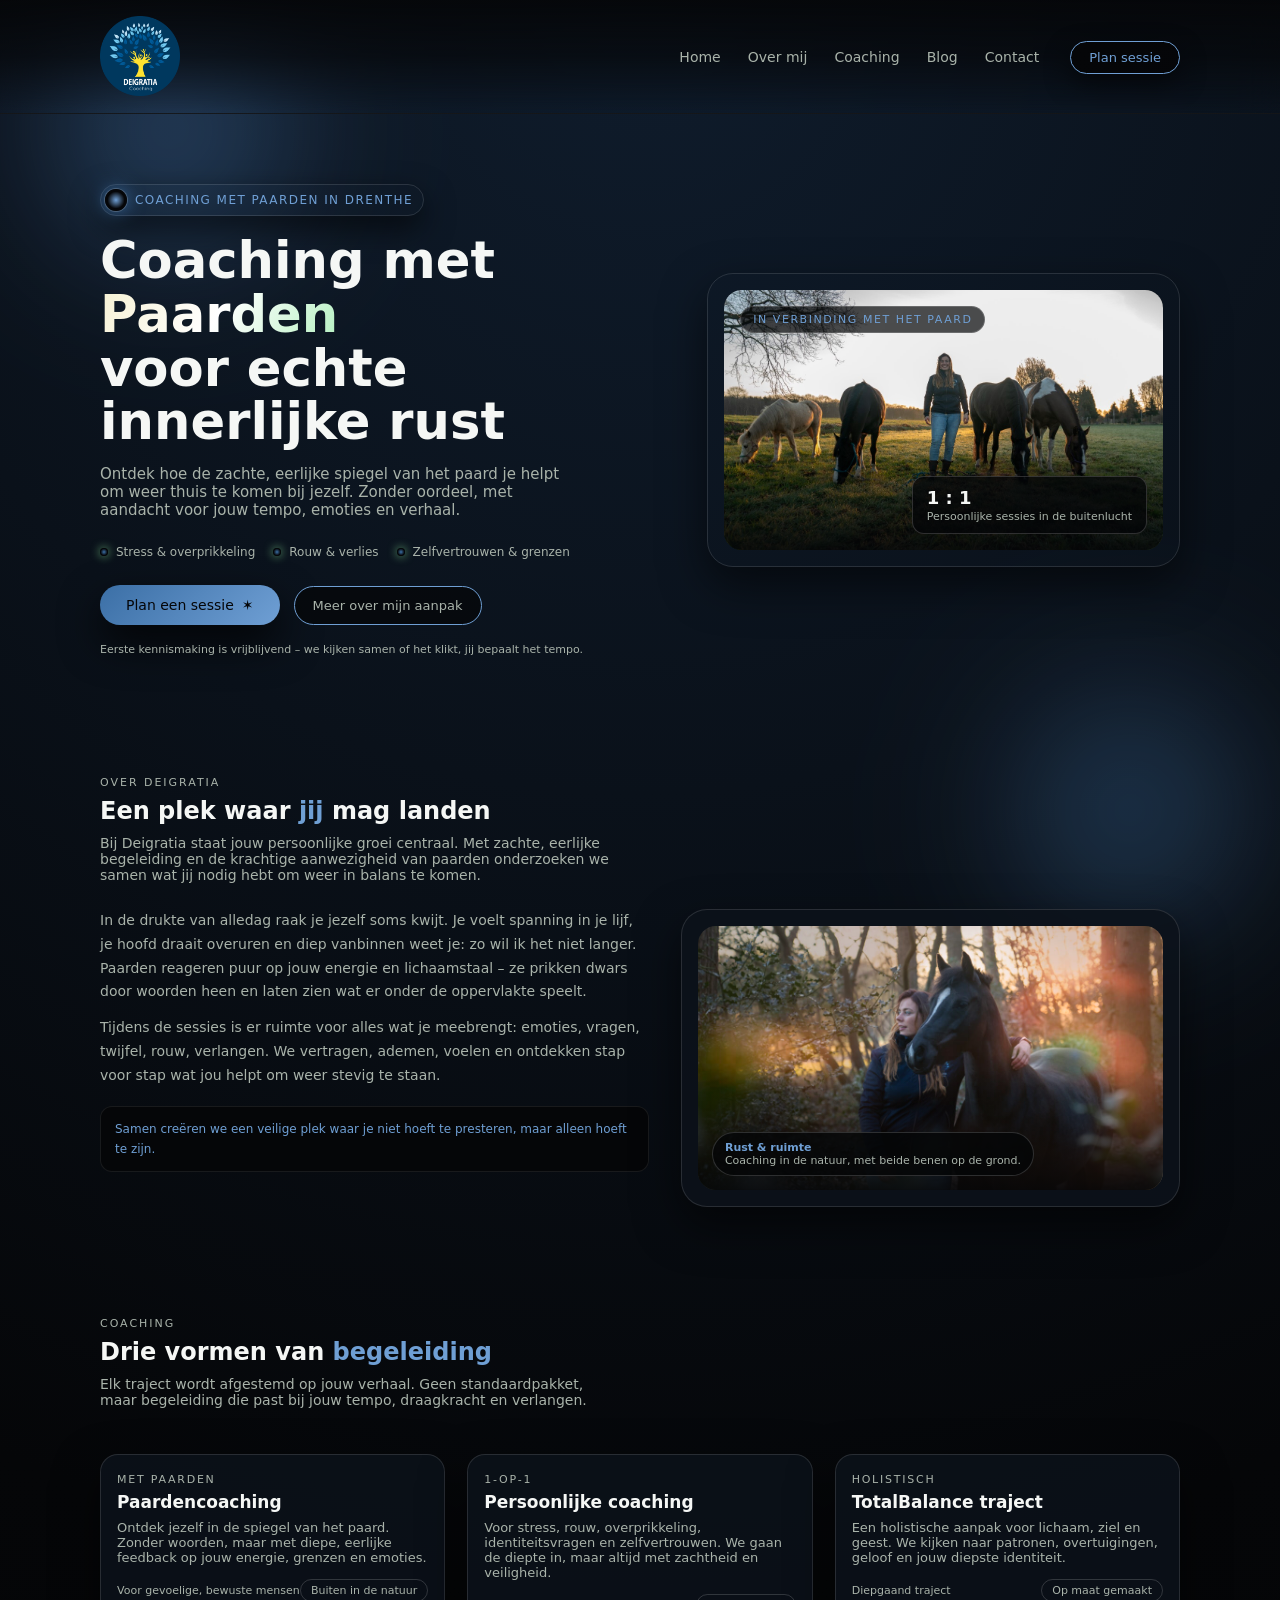
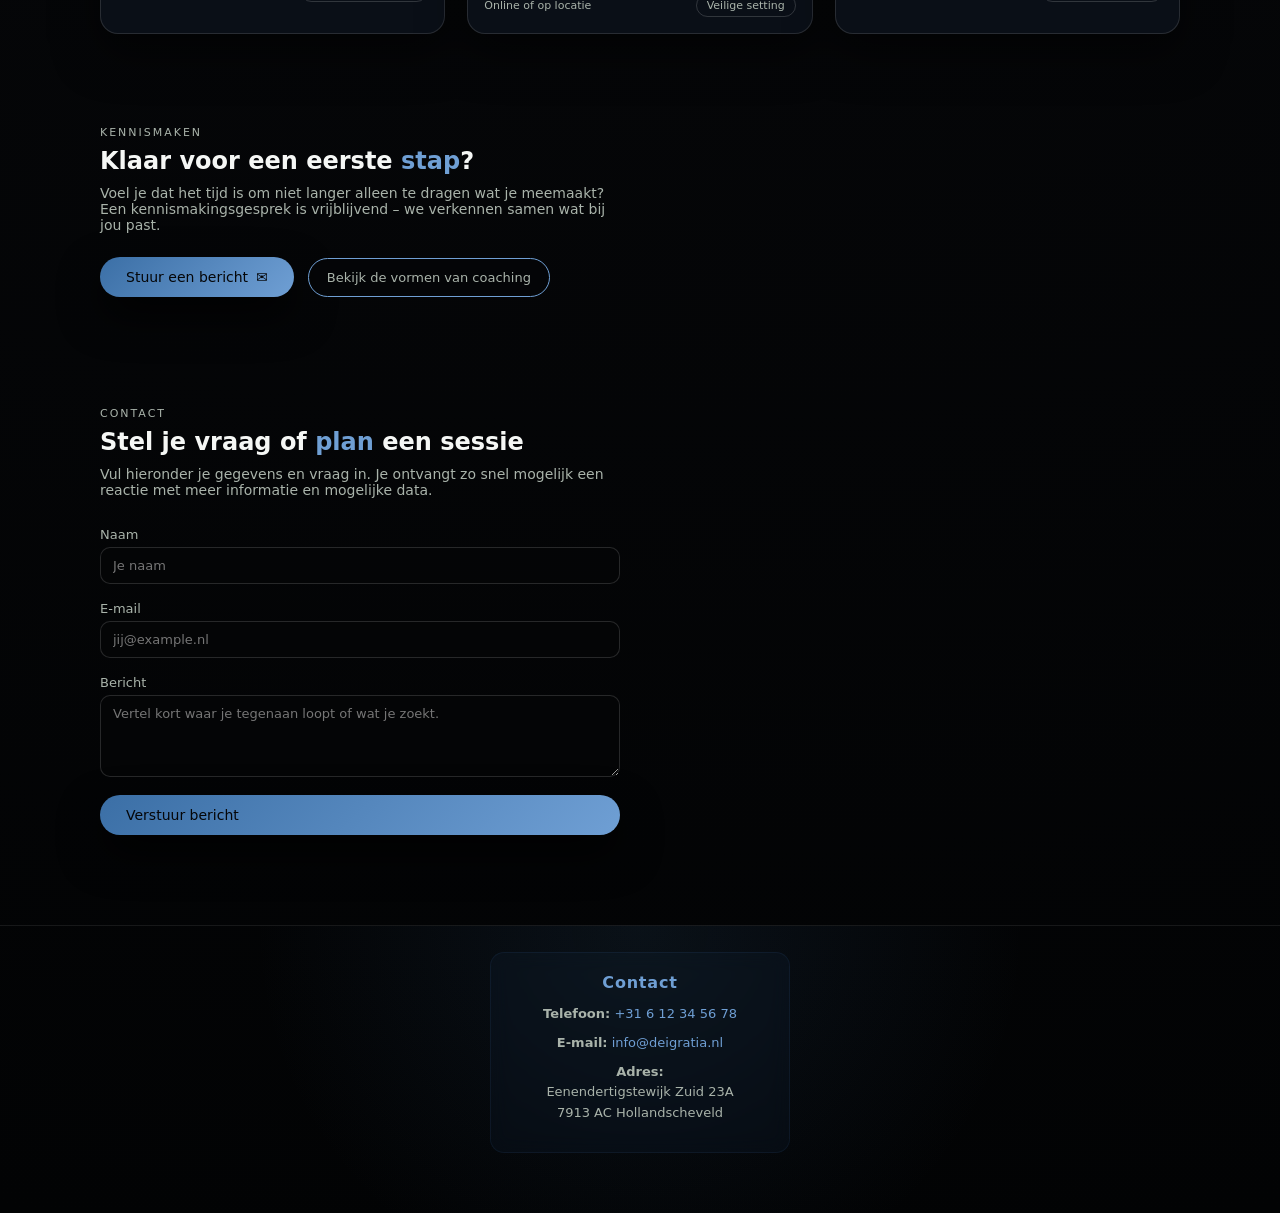
<file: Deigratia-coaching/index.html>
<!DOCTYPE html>
<html lang="nl">

<head>
    <meta charset="UTF-8">
    <meta name="viewport" content="width=device-width, initial-scale=1.0">
    <title>Deigratia Coaching – Paardencoaching</title>
    <link rel="stylesheet" href="style.css">
</head>

<body>

    <div class="bg-orb orb-1"></div>
    <div class="bg-orb orb-2"></div>

    <header>
        <div class="nav-inner">
            <div class="logo">
                <div class="logo-mark"><span><img src="img/Logo_Dei_Gratia_coaching_blauw-1-300x300.png" alt=""></span>
                </div>
            </div>

            <div class="hamburger" id="hamburger">
                <span></span>
                <span></span>
                <span></span>
            </div>

            <nav id="mobileNav">
                <a href="#home">Home</a>
                <a href="#over">Over mij</a>
                <a href="#coaching">Coaching</a>
                <a href="#blog">Blog</a>
                <a href="#contact">Contact</a>
                <a href="#sessie" class="nav-cta">Plan sessie</a>
            </nav>

        </div>
    </header>


    <main>

        <!-- Hero -->
        <section id="home" class="hero">
            <div class="hero-copy reveal">
                <div class="hero-badge">
                    <div class="hero-badge-dot"></div>
                    <span>Coaching met paarden in Drenthe</span>
                </div>

                <h1>
                    Coaching met <span>Paarden</span><br>
                    voor echte innerlijke rust
                </h1>

                <p class="hero-sub">
                    Ontdek hoe de zachte, eerlijke spiegel van het paard je helpt om weer thuis te komen bij jezelf.
                    Zonder oordeel, met aandacht voor jouw tempo, emoties en verhaal.
                </p>

                <div class="hero-meta">
                    <div class="hero-meta-item">
                        <div class="hero-meta-dot"></div>
                        <span>Stress & overprikkeling</span>
                    </div>
                    <div class="hero-meta-item">
                        <div class="hero-meta-dot"></div>
                        <span>Rouw & verlies</span>
                    </div>
                    <div class="hero-meta-item">
                        <div class="hero-meta-dot"></div>
                        <span>Zelfvertrouwen & grenzen</span>
                    </div>
                </div>

                <div class="hero-actions">
                    <button class="btn-primary" onclick="scrollToSection('sessie')">
                        Plan een sessie
                        <span>✶</span>
                    </button>
                    <button class="btn-ghost" onclick="scrollToSection('over')">
                        Meer over mijn aanpak
                    </button>
                </div>

                <p class="hero-note">
                    Eerste kennismaking is vrijblijvend – we kijken samen of het klikt, jij bepaalt het tempo.
                </p>
            </div>

            <div class="hero-visual reveal">
                <div class="hero-card">
                    <div class="hero-horse">
                        <img src="img/thumbnail_1.jpg" alt="Paardencoaching in de natuur">
                        <div class="hero-horse-gradient"></div>
                        <div class="hero-tag">In verbinding met het paard</div>
                        <div class="hero-stat">
                            <span>1 : 1</span>
                            <span>Persoonlijke sessies in de buitenlucht</span>
                        </div>
                    </div>
                </div>
            </div>
        </section>

        <!-- Over mij -->
        <section id="over" class="reveal">
            <div class="section-label">Over Deigratia</div>
            <h2 class="section-title">Een plek waar <span>jij</span> mag landen</h2>
            <p class="section-sub">
                Bij Deigratia staat jouw persoonlijke groei centraal. Met zachte, eerlijke begeleiding en de
                krachtige aanwezigheid van paarden onderzoeken we samen wat jij nodig hebt om weer in balans te komen.
            </p>

            <div class="about-grid">
                <div class="about-text">
                    <p>
                        In de drukte van alledag raak je jezelf soms kwijt. Je voelt spanning in je lijf, je hoofd
                        draait
                        overuren en diep vanbinnen weet je: zo wil ik het niet langer. Paarden reageren puur op jouw
                        energie
                        en lichaamstaal – ze prikken dwars door woorden heen en laten zien wat er onder de oppervlakte
                        speelt.
                    </p>
                    <p>
                        Tijdens de sessies is er ruimte voor alles wat je meebrengt: emoties, vragen, twijfel, rouw,
                        verlangen.
                        We vertragen, ademen, voelen en ontdekken stap voor stap wat jou helpt om weer stevig te staan.
                    </p>

                    <div class="about-highlight">
                        Samen creëren we een veilige plek waar je niet hoeft te presteren, maar alleen hoeft te zijn.
                    </div>
                </div>

                <div class="about-card">
                    <div class="about-inner">
                        <img src="img/1-6-1024x576.jpg" alt="Coach met paard">
                        <div class="about-overlay"></div>
                        <div class="about-badge">
                            <strong>Rust & ruimte</strong><br>
                            Coaching in de natuur, met beide benen op de grond.
                        </div>
                    </div>
                </div>
            </div>
        </section>

        <!-- Coaching -->
        <section id="coaching" class="">
            <div class="section-label">Coaching</div>
            <h2 class="section-title">Drie vormen van <span>begeleiding</span></h2>
            <p class="section-sub">
                Elk traject wordt afgestemd op jouw verhaal. Geen standaardpakket, maar begeleiding die past bij jouw
                tempo, draagkracht en verlangen.
            </p>

            <div class="services-grid">
                <article class="service-card">
                    <div class="service-label">Met paarden</div>
                    <h3 class="service-title">Paardencoaching</h3>
                    <p class="service-desc">
                        Ontdek jezelf in de spiegel van het paard. Zonder woorden, maar met diepe, eerlijke feedback op
                        jouw
                        energie, grenzen en emoties.
                    </p>
                    <div class="service-meta">
                        <span>Voor gevoelige, bewuste mensen</span>
                        <span class="service-pill">Buiten in de natuur</span>
                    </div>
                </article>

                <article class="service-card">
                    <div class="service-label">1-op-1</div>
                    <h3 class="service-title">Persoonlijke coaching</h3>
                    <p class="service-desc">
                        Voor stress, rouw, overprikkeling, identiteitsvragen en zelfvertrouwen. We gaan de diepte in,
                        maar
                        altijd met zachtheid en veiligheid.
                    </p>
                    <div class="service-meta">
                        <span>Online of op locatie</span>
                        <span class="service-pill">Veilige setting</span>
                    </div>
                </article>

                <article class="service-card">
                    <div class="service-label">Holistisch</div>
                    <h3 class="service-title">TotalBalance traject</h3>
                    <p class="service-desc">
                        Een holistische aanpak voor lichaam, ziel en geest. We kijken naar patronen, overtuigingen,
                        geloof en
                        jouw diepste identiteit.
                    </p>
                    <div class="service-meta">
                        <span>Diepgaand traject</span>
                        <span class="service-pill">Op maat gemaakt</span>
                    </div>
                </article>
            </div>
        </section>

        <!-- Call to action -->
        <section id="sessie" class="reveal">
            <div class="section-label">Kennismaken</div>
            <h2 class="section-title">Klaar voor een eerste <span>stap</span>?</h2>
            <p class="section-sub">
                Voel je dat het tijd is om niet langer alleen te dragen wat je meemaakt? Een kennismakingsgesprek is
                vrijblijvend – we verkennen samen wat bij jou past.
            </p>

            <div style="margin-top:24px; display:flex; flex-wrap:wrap; gap:14px; align-items:center;">
                <button class="btn-primary" onclick="scrollToSection('contact')">
                    Stuur een bericht
                    <span>✉</span>
                </button>
                <button class="btn-ghost" onclick="scrollToSection('coaching')">
                    Bekijk de vormen van coaching
                </button>
            </div>
        </section>

        <!-- Contact (dummy) -->
        <section id="contact" class="reveal">
            <div class="section-label">Contact</div>
            <h2 class="section-title">Stel je vraag of <span>plan</span> een sessie</h2>
            <p class="section-sub">
                Vul hieronder je gegevens en vraag in. Je ontvangt zo snel mogelijk een reactie met meer informatie
                en mogelijke data.
            </p>

            <form style="margin-top:26px; max-width:520px;">
                <div style="display:flex; flex-direction:column; gap:14px;">
                    <div>
                        <label for="naam" style="font-size:13px; color:var(--muted);">Naam</label><br>
                        <input id="naam" type="text" placeholder="Je naam"
                            style="margin-top:4px; width:100%; padding:10px 12px; border-radius:10px; border:1px solid rgba(255,255,255,0.14); background:rgba(5,6,8,0.85); color:var(--text); font-size:13px;">
                    </div>
                    <div>
                        <label for="email" style="font-size:13px; color:var(--muted);">E-mail</label><br>
                        <input id="email" type="email" placeholder="jij@example.nl"
                            style="margin-top:4px; width:100%; padding:10px 12px; border-radius:10px; border:1px solid rgba(255,255,255,0.14); background:rgba(5,6,8,0.85); color:var(--text); font-size:13px;">
                    </div>
                    <div>
                        <label for="bericht" style="font-size:13px; color:var(--muted);">Bericht</label><br>
                        <textarea id="bericht" rows="4"
                            placeholder="Vertel kort waar je tegenaan loopt of wat je zoekt."
                            style="margin-top:4px; width:100%; padding:10px 12px; border-radius:10px; border:1px solid rgba(255,255,255,0.14); background:rgba(5,6,8,0.85); color:var(--text); font-size:13px; resize:vertical;"></textarea>
                    </div>
                    <button type="button" class="btn-primary">
                        Verstuur bericht
                    </button>
                </div>
            </form>
        </section>

    </main>

    <footer id="">
        <div class="footer-contact">
            <h4>Contact</h4>

            <p><strong>Telefoon:</strong> <a href="tel:+31612345678">+31 6 12 34 56 78</a></p>
            <p><strong>E-mail:</strong> <a href="mailto:info@deigratia.nl">info@deigratia.nl</a></p>
            <p><strong>Adres:</strong><br>
                Eenendertigstewijk Zuid 23A<br>
                7913 AC Hollandscheveld
            </p>
        </div>

    </footer>
    <script>
        // Smooth scroll
        function scrollToSection(id) {
            const el = document.getElementById(id);
            if (!el) return;
            window.scrollTo({
                top: el.offsetTop - 70,
                behavior: 'smooth'
            });
        }

        // Reveal on scroll
        const revealEls = document.querySelectorAll('.reveal, .service-card');

        function handleReveal() {
            const trigger = window.innerHeight * 0.85;
            revealEls.forEach(el => {
                const rect = el.getBoundingClientRect();
                if (rect.top < trigger) {
                    el.classList.add('visible');
                }
            });
        }

        window.addEventListener('scroll', handleReveal);
        window.addEventListener('load', handleReveal);

        // 🔥 NAVBAR VERBERGEN/TONEN BIJ SCROLL
        let lastScroll = 0;
        const headerNav = document.querySelector("header"); // <-- nieuwe naam

        window.addEventListener("scroll", () => {
            const current = window.pageYOffset;

            if (current > lastScroll && current > 80) {
                headerNav.classList.add("hidden");
            } else {
                headerNav.classList.remove("hidden");
            }

            lastScroll = current;
        });

        // 🔥 HAMBURGER MENU
        const hamburger = document.getElementById("hamburger");
        const mobileNav = document.getElementById("mobileNav"); // <-- andere naam

        hamburger.addEventListener("click", () => {
            hamburger.classList.toggle("active");

            if (mobileNav.classList.contains("mobile-visible")) {
                mobileNav.classList.remove("mobile-visible");
                mobileNav.classList.add("mobile-hidden");
            } else {
                mobileNav.classList.remove("mobile-hidden");
                mobileNav.classList.add("mobile-visible");
            }
            document.querySelectorAll("#mobileNav a").forEach(link => {
                link.addEventListener("click", () => {
                    mobileNav.classList.remove("mobile-visible");
                    mobileNav.classList.add("mobile-hidden");
                    hamburger.classList.remove("active");
                });
            });

        });
    </script>

</body>

</html>
</file>
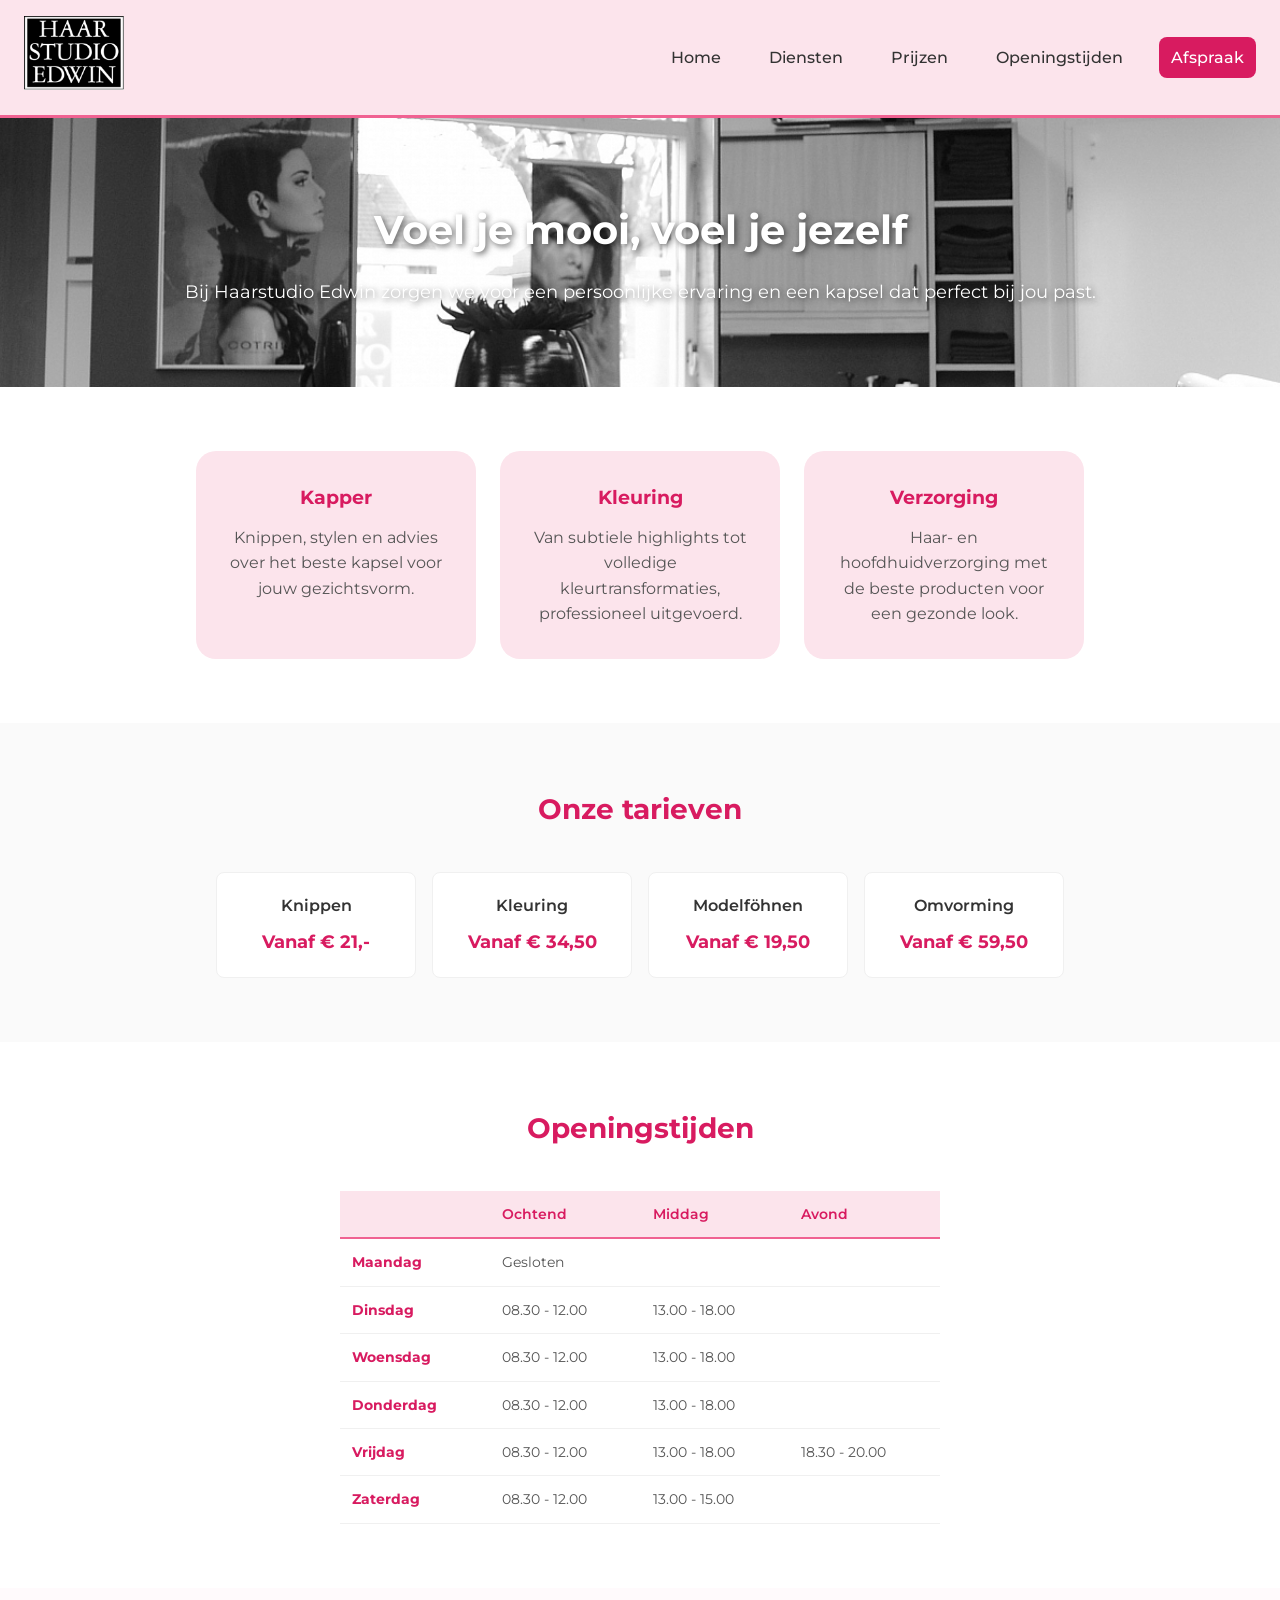
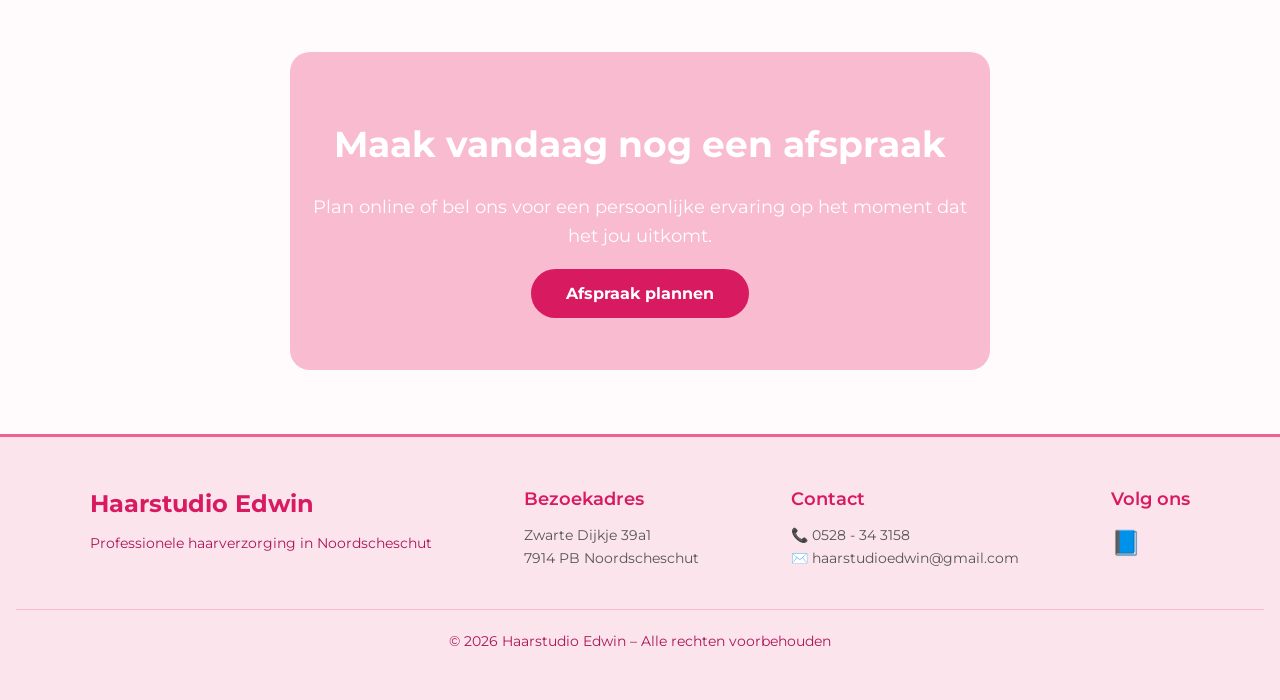
<file: pages/index.html>
<!DOCTYPE html>
<html lang="nl">

<head>
  <meta charset="UTF-8">
  <meta name="viewport" content="width=device-width, initial-scale=1.0">
  <title>Haarstudio Edwin</title>
  <link href="https://fonts.googleapis.com/css2?family=Montserrat:wght@400;700&display=swap" rel="stylesheet">
  <link rel="stylesheet" href="../css/haarstudioedwin.css">
</head>

<body>

  <header>
    <div class="logo"><img src="../img/logo.png" alt="Haarstudio Edwin" style="width: 100px; height: auto;"></div>


    <div class="menu-toggle" id="mobile-menu">
      <span></span>
      <span></span>
      <span></span>
    </div>

    <nav class="nav-menu">
      <a href="#home">Home</a>
      <a href="#diensten">Diensten</a>
      <a href="#pricing">Prijzen</a>
      <a href="#openingstijden">Openingstijden</a>
      <a href="#afspraak" class="btn-appointment">Afspraak</a>
    </nav>
  </header>

  <section class="hero">
    <h1>Voel je mooi, voel je jezelf</h1>
    <p>Bij Haarstudio Edwin zorgen we voor een persoonlijke ervaring en een kapsel dat perfect bij jou past.</p>
  </section>

  <section class="services">
    <div class="service-card">
      <h3>Kapper</h3>
      <p>Knippen, stylen en advies over het beste kapsel voor jouw gezichtsvorm.</p>
    </div>
    <div class="service-card">
      <h3>Kleuring</h3>
      <p>Van subtiele highlights tot volledige kleurtransformaties, professioneel uitgevoerd.</p>
    </div>
    <div class="service-card">
      <h3>Verzorging</h3>
      <p>Haar- en hoofdhuidverzorging met de beste producten voor een gezonde look.</p>
    </div>
  </section>

  <section class="pricing">
    <h2>Onze tarieven</h2>
    <div class="pricing-grid">
      <div class="pricing-card">
        <h3>Knippen</h3>
        <p class="price">Vanaf € 21,-</p>
      </div>
      <div class="pricing-card">
        <h3>Kleuring</h3>
        <p class="price">Vanaf € 34,50</p>
      </div>
      <div class="pricing-card">
        <h3>Modelföhnen</h3>
        <p class="price">Vanaf € 19,50</p>
      </div>
      <div class="pricing-card">
        <h3>Omvorming</h3>
        <p class="price">Vanaf € 59,50</p>
      </div>
    </div>
  </section>

  <section class="opening-hours">
    <h2>Openingstijden</h2>
    <table class="hours-table">
      <tr>
        <th></th>
        <th>Ochtend</th>
        <th>Middag</th>
        <th>Avond</th>
      </tr>
      <tr>
        <td><strong>Maandag</strong></td>
        <td colspan="3">Gesloten</td>
      </tr>
      <tr>
        <td><strong>Dinsdag</strong></td>
        <td>08.30 - 12.00</td>
        <td>13.00 - 18.00</td>
        <td></td>
      </tr>
      <tr>
        <td><strong>Woensdag</strong></td>
        <td>08.30 - 12.00</td>
        <td>13.00 - 18.00</td>
        <td></td>
      </tr>
      <tr>
        <td><strong>Donderdag</strong></td>
        <td>08.30 - 12.00</td>
        <td>13.00 - 18.00</td>
        <td></td>
      </tr>
      <tr>
        <td><strong>Vrijdag</strong></td>
        <td>08.30 - 12.00</td>
        <td>13.00 - 18.00</td>
        <td>18.30 - 20.00</td>
      </tr>
      <tr>
        <td><strong>Zaterdag</strong></td>
        <td>08.30 - 12.00</td>
        <td>13.00 - 15.00</td>
        <td></td>
      </tr>
    </table>
  </section>

  <section class="appointment">
    <h2>Maak vandaag nog een afspraak</h2>
    <p>Plan online of bel ons voor een persoonlijke ervaring op het moment dat het jou uitkomt.</p>
    <a href="#">Afspraak plannen</a>
  </section>

  <footer>
    <div class="footer-container">

      <div class="footer-logo">
        <h2>Haarstudio Edwin</h2>
        <p>Professionele haarverzorging in Noordscheschut</p>
      </div>

      <div class="footer-col">
        <h4>Bezoekadres</h4>
        <p>Zwarte Dijkje 39a1<br>7914 PB Noordscheschut</p>
      </div>

      <div class="footer-col">
        <h4>Contact</h4>
        <p>📞 0528 - 34 3158<br>✉️ haarstudioedwin@gmail.com</p>
      </div>

      <div class="footer-col">
        <h4>Volg ons</h4>
        <div class="social-icons">
          <a href="#" aria-label="Facebook">📘</a>
        </div>
      </div>

    </div>

    <div class="footer-bottom">
      <p>© 2026 Haarstudio Edwin – Alle rechten voorbehouden</p>
    </div>
  </footer>

  <script>
    const menuToggle = document.getElementById('mobile-menu');
    const navMenu = document.querySelector('.nav-menu');
    const navLinks = document.querySelectorAll('.nav-menu a');

    menuToggle.addEventListener('click', () => {
      navMenu.classList.toggle('active');
      menuToggle.classList.toggle('open');
    });

    // Menu sluiten bij klikken op een link (mobiel)
    navLinks.forEach(link => {
      link.addEventListener('click', () => {
        if (navMenu.classList.contains('active')) {
          navMenu.classList.remove('active');
          menuToggle.classList.remove('open');
        }
      });
    });
  </script>
</body>

</html>
</file>
<file: Deigratia-coaching/style.css>
* {
  margin: 0;
  padding: 0;
  box-sizing: border-box;
  font-family: system-ui, -apple-system, BlinkMacSystemFont, "Segoe UI", sans-serif;
}

:root {
  --bg: #050608;
  --accent: #3b6fa6;
  --accent-soft: #6f9fd4;
  --text: #f5f7f5;
  --muted: #a9b3aa;
  --card-bg: rgba(12, 18, 26, 0.85);
  --glass-border: rgba(255, 255, 255, 0.12);
  --shadow-soft: 0 18px 45px rgba(0, 0, 0, 0.55);
  --radius-xl: 26px;
  --radius-lg: 18px;
  --radius-md: 12px;
  --transition-fast: 0.25s ease-out;
}

body {
  background: radial-gradient(circle at top, #0f1c2c 0, #050608 55%, #020304 100%);
  color: var(--text);
  min-height: 100vh;
  overflow-x: hidden;
}

/* ---------- Global layout ---------- */

main {
  position: relative;
  z-index: 1;
}

/* Floating gradient orbs */
.bg-orb {
  position: fixed;
  width: 420px;
  height: 420px;
  border-radius: 50%;
  filter: blur(60px);
  opacity: 0.45;
  z-index: 0;
  pointer-events: none;
  mix-blend-mode: screen;
}

.bg-orb.orb-1 {
  background: radial-gradient(circle, #4a7fc2 0, transparent 60%);
  top: -80px;
  left: -40px;
}

.bg-orb.orb-2 {
  background: radial-gradient(circle, #3b6fa6 0, transparent 60%);
  bottom: -120px;
  right: -60px;
}

/* ---------- Header / nav ---------- */

header {
  position: sticky;
  top: 0;
  z-index: 10;
  backdrop-filter: blur(18px);
  background: linear-gradient(to bottom, rgba(5, 6, 8, 0.92), rgba(5, 6, 8, 0.65), transparent);
  border-bottom: 1px solid rgba(255, 255, 255, 0.06);
  transition: transform 0.35s ease;
}

header.hidden {
  transform: translateY(-100%);
}

.hamburger {
  display: none;
  flex-direction: column;
  gap: 5px;
  cursor: pointer;
}

.hamburger span {
  width: 26px;
  height: 3px;
  background: var(--muted);
  border-radius: 3px;
  transition: 0.3s;
}


.nav-inner {
  max-width: 1120px;
  margin: 0 auto;
  padding: 16px 20px 14px;
  display: flex;
  align-items: center;
  justify-content: space-between;
}

nav {
  transition: transform 0.35s ease;
}

nav.mobile-hidden {
  transform: translateY(-200%);
}

nav.mobile-visible {
  transform: translateY(0);
}


.logo {
  display: flex;
  align-items: center;
  gap: 10px;
  letter-spacing: 0.08em;
  text-transform: uppercase;
  font-size: 14px;
  color: var(--muted);
}

.logo-mark span img {
  width: 80px;
  color: #050608;
}

nav a {
  margin-left: 22px;
  text-decoration: none;
  color: var(--muted);
  font-size: 14px;
  position: relative;
  transition: color var(--transition-fast), transform var(--transition-fast);
}

nav a::after {
  content: "";
  position: absolute;
  left: 0;
  bottom: -4px;
  width: 0;
  height: 2px;
  border-radius: 999px;
  background: linear-gradient(90deg, var(--accent), var(--accent-soft));
  transition: width var(--transition-fast);
}

nav a:hover {
  color: var(--text);
  transform: translateY(-1px);
}

nav a:hover::after {
  width: 100%;
}

.nav-cta {
  margin-left: 26px;
  padding: 8px 18px;
  border-radius: 999px;
  border: 1px solid var(--accent-soft);
  background: radial-gradient(circle at top left, var(--bg), rgba(5, 6, 8, 0.9));
  color: var(--accent-soft);
  font-size: 13px;
  text-decoration: none;
  display: inline-flex;
  align-items: center;
  gap: 8px;
  box-shadow: 0 10px 25px rgba(0, 0, 0, 0.55);
  transition: transform var(--transition-fast), box-shadow var(--transition-fast), background var(--transition-fast);
}

.nav-cta span {
  font-size: 16px;
}

.nav-cta:hover {
  transform: translateY(-2px) translateX(1px);
  box-shadow: 0 18px 40px rgba(0, 0, 0, 0.75);
  background: radial-gradient(circle at top left, var(--accent-soft), rgba(5, 6, 8, 0.95));
}

/* ---------- Hero ---------- */

.hero {
  max-width: 1120px;
  margin: 0 auto;
  padding: 70px 20px 80px;
  display: grid;
  grid-template-columns: minmax(0, 1.2fr) minmax(0, 1fr);
  gap: 40px;
  align-items: center;
}

.hero-copy {
  position: relative;
}

.hero-badge {
  display: inline-flex;
  align-items: center;
  gap: 8px;
  padding: 4px 10px 4px 4px;
  border-radius: 999px;
  border: 1px solid rgba(255, 255, 255, 0.12);
  box-shadow: 0 12px 30px rgba(0, 0, 0, 0.6);
  margin-bottom: 18px;
}

.hero-badge-dot {
  width: 22px;
  height: 22px;
  border-radius: 999px;
  background: radial-gradient(circle, var(--accent-soft) 0, var(--bg) 55%, #050608 100%);
  box-shadow: 0 0 0 1px rgba(255, 255, 255, 0.18), 0 0 18px var(--accent);
}

.hero-badge span {
  font-size: 12px;
  color: var(--accent-soft);
  text-transform: uppercase;
  letter-spacing: 0.12em;
}

.hero h1 {
  font-size: clamp(2.6rem, 4vw, 3.4rem);
  line-height: 1.05;
  margin-bottom: 16px;
}

.hero h1 span {
  background: linear-gradient(120deg, #f6f1d3, #ffffff, #b5f0c1);
  -webkit-background-clip: text;
  color: transparent;
}

.hero-sub {
  font-size: 15px;
  color: var(--muted);
  max-width: 460px;
  margin-bottom: 26px;
}

.hero-meta {
  display: flex;
  flex-wrap: wrap;
  gap: 18px;
  align-items: center;
  margin-bottom: 26px;
}

.hero-meta-item {
  font-size: 12px;
  color: var(--muted);
  display: flex;
  align-items: center;
  gap: 8px;
}

.hero-meta-dot {
  width: 8px;
  height: 8px;
  border-radius: 999px;
  background: radial-gradient(circle, var(--accent) 0, var(--bg) 60%);
  box-shadow: 0 0 10px rgba(127, 212, 140, 0.9);
}

.hero-actions {
  display: flex;
  flex-wrap: wrap;
  gap: 14px;
  align-items: center;
}

.btn-primary {
  padding: 12px 26px;
  border-radius: 999px;
  border: none;
  cursor: pointer;
  font-size: 14px;
  font-weight: 500;
  color: #050608; 
  background: linear-gradient(135deg, #3b6fa6, #6f9fd4);
  box-shadow: 0 18px 40px rgba(0, 0, 0, 0.8);
  display: inline-flex;
  align-items: center;
  gap: 8px;
  transition: transform var(--transition-fast), box-shadow var(--transition-fast), filter var(--transition-fast);
}

.btn-primary:hover {
  transform: translateY(-2px);
  box-shadow: 0 26px 55px rgba(0, 0, 0, 0.95);
  filter: brightness(1.05);
}

.btn-ghost {
  padding: 11px 18px;
  border-radius: 999px;
  border: 1px solid var(--accent-soft);
  background: rgba(5, 6, 8, 0.7);
  color: var(--muted);
  font-size: 13px;
  cursor: pointer;
  display: inline-flex;
  align-items: center;
  gap: 8px;
  transition: background var(--transition-fast), color var(--transition-fast), transform var(--transition-fast);
}

.btn-ghost:hover {
  color: var(--text);
  transform: translateY(-1px);
}

.hero-note {
  margin-top: 18px;
  font-size: 11px;
  color: var(--muted);
}

/* Hero visual */

.hero-visual {
  position: relative;
  min-height: 260px;
}

.hero-card {
  position: relative;
  border-radius: var(--radius-xl);
  border: 1px solid var(--glass-border);
  box-shadow: var(--shadow-soft);
  overflow: hidden;
  padding: 16px;
  transform-style: preserve-3d;
  perspective: 1000px;
}

.hero-horse {
  position: relative;
  border-radius: var(--radius-lg);
  overflow: hidden;
  height: 260px;
  background: #111;
}

.hero-horse img {
  width: 100%;
  height: 100%;
  object-fit: cover;
  transform: scale(1.05);
  filter: saturate(1.1) contrast(1.05);
  transition: transform 0.9s ease-out;
}

.hero-card:hover .hero-horse img {
  transform: scale(1.12) translateY(-4px);
}

.hero-horse-gradient {
  position: absolute;
  inset: 0;
  background: linear-gradient(to top, rgba(5, 6, 8, 0.9), transparent 45%);
}

.hero-tag {
  position: absolute;
  left: 16px;
  top: 16px;
  padding: 6px 12px;
  border-radius: 999px;
  background: rgba(5, 6, 8, 0.7);
  border: 1px solid rgba(255, 255, 255, 0.18);
  font-size: 11px;
  color: var(--accent-soft);
  text-transform: uppercase;
  letter-spacing: 0.14em;
}

.hero-stat {
  position: absolute;
  right: 16px;
  bottom: 16px;
  padding: 10px 14px;
  border-radius: var(--radius-md);
  background: rgba(5, 6, 8, 0.78);
  border: 1px solid rgba(255, 255, 255, 0.16);
  color: var(--text);
  font-size: 11px;
  display: flex;
  flex-direction: column;
  gap: 2px;
}

.hero-stat span:first-child {
  font-size: 18px;
  font-weight: 600;
}

.hero-stat span:last-child {
  color: var(--muted);
}

.hero-floating {
  position: absolute;
  left: -18px;
  bottom: -18px;
  width: 170px;
  padding: 12px 14px;
  border-radius: var(--radius-lg);
  background: var(--card-bg);
  border: 1px solid var(--glass-border);
  box-shadow: var(--shadow-soft);
  font-size: 11px;
  color: var(--muted);
  display: flex;
  flex-direction: column;
  gap: 6px;
  transform: translateY(18px);
  opacity: 0;
  animation: floatIn 0.9s 0.4s forwards;
}

.hero-floating strong {
  color: var(--accent-soft);
  font-size: 12px;
}

.hero-floating small {
  font-size: 10px;
  text-transform: uppercase;
  letter-spacing: 0.16em;
  color: var(--muted);
}

/* ---------- Sections ---------- */

section {
  max-width: 1120px;
  margin: 0 auto;
  padding: 40px 20px 70px;
}

.section-label {
  font-size: 11px;
  text-transform: uppercase;
  letter-spacing: 0.18em;
  color: var(--muted);
  margin-bottom: 8px;
}

.section-title {
  font-size: 24px;
  margin-bottom: 10px;
}

.section-title span {
  color: var(--accent-soft);
}

.section-sub {
  font-size: 14px;
  color: var(--muted);
  max-width: 520px;
}

/* Over mij */

.about-grid {
  margin-top: 26px;
  display: grid;
  grid-template-columns: minmax(0, 1.1fr) minmax(0, 1fr);
  gap: 32px;
  align-items: flex-start;
}

.about-text {
  font-size: 14px;
  color: var(--muted);
  line-height: 1.7;
}

.about-text p+p {
  margin-top: 12px;
}

.about-highlight {
  margin-top: 18px;
  padding: 12px 14px;
  border-radius: var(--radius-md);
  background: rgba(5, 6, 8, 0.85);
  border: 1px solid rgba(255, 255, 255, 0.08);
  font-size: 12px;
  color: var(--accent-soft);
}

.about-card {
  border-radius: var(--radius-xl);
  background: var(--card-bg);
  border: 1px solid var(--glass-border);
  box-shadow: var(--shadow-soft);
  padding: 16px;
  position: relative;
  overflow: hidden;
}

.about-card::before {
  content: "";
  position: absolute;
  inset: -40%;
  opacity: 0;
  transition: opacity 0.6s ease-out;
}

.about-card:hover::before {
  opacity: 1;
}

.about-inner {
  position: relative;
  border-radius: var(--radius-lg);
  overflow: hidden;
}

.about-inner img {
  width: 100%;
  height: 260px;
  object-fit: cover;
  filter: saturate(1.05) contrast(1.05);
  transform: scale(1.03);
  transition: transform 0.9s ease-out;
}

.about-card:hover img {
  transform: scale(1.08);
}

.about-overlay {
  position: absolute;
  inset: 0;
  background: linear-gradient(to top, rgba(5, 6, 8, 0.9), transparent 45%);
}

.about-badge {
  position: absolute;
  left: 14px;
  bottom: 14px;
  padding: 8px 12px;
  border-radius: 999px;
  background: rgba(5, 6, 8, 0.85);
  border: 1px solid rgba(255, 255, 255, 0.16);
  font-size: 11px;
  color: var(--muted);
}

.about-badge strong {
  color: var(--accent-soft);
}

/* Coaching cards */

.services-grid {
  margin-top: 28px;
  display: grid;
  grid-template-columns: repeat(auto-fit, minmax(230px, 1fr));
  gap: 22px;
}

.service-card {
  position: relative;
  border-radius: var(--radius-lg);
  background: var(--card-bg);
  border: 1px solid var(--glass-border);
  box-shadow: var(--shadow-soft);
  padding: 18px 16px 16px;
  overflow: hidden;
  transform: translateY(18px);
  opacity: 1;
  transition: transform 0.6s ease-out, opacity 0.6s ease-out, border-color 0.3s ease-out, box-shadow 0.3s ease-out;
}

.service-card::before {
  content: "";
  position: absolute;
  inset: -40%;
  background: radial-gradient(circle at top, var(--accent-soft), transparent 55%);
  opacity: 0;
  transition: opacity 0.5s ease-out;
}

.service-card:hover {
  border-color: var(--accent-soft);
  box-shadow: 0 22px 50px rgba(0, 0, 0, 0.9);
}

.service-card:hover::before {
  opacity: 1;
}

.service-label {
  font-size: 11px;
  text-transform: uppercase;
  letter-spacing: 0.16em;
  color: var(--muted);
  margin-bottom: 6px;
}

.service-title {
  font-size: 17px;
  margin-bottom: 8px;
}

.service-desc {
  font-size: 13px;
  color: var(--muted);
  margin-bottom: 14px;
}

.service-meta {
  display: flex;
  justify-content: space-between;
  align-items: center;
  font-size: 11px;
  color: var(--muted);
}

.service-pill {
  padding: 4px 10px;
  border-radius: 999px;
  border: 1px solid rgba(255, 255, 255, 0.16);
}

/* Footer */

footer {
  border-top: 1px solid rgba(255, 255, 255, 0.08);
  padding: 26px 20px 30px;
  margin-top: 20px;
  text-align: center;
  font-size: 12px;
  color: var(--muted);
  /* subtiel blauw in plaats van groen */
  background: radial-gradient(circle at top, rgba(59, 111, 166, 0.12), transparent 55%);
}

.footer-contact {
  max-width: 300px;
  margin: 0 auto 30px;
  padding: 20px;
  border-radius: 14px;
  /* iets koeler, transparant blauw */
  background: rgba(59, 111, 166, 0.06);
  backdrop-filter: blur(10px);
  border: 1px solid rgba(59, 111, 166, 0.12);
  text-align: center;
}

.footer-contact h4 {
  font-size: 16px;
  margin-bottom: 12px;
  color: var(--accent-soft); /* subtiel blauw */
  letter-spacing: 0.05em;
}

.footer-contact p {
  font-size: 13px;
  color: var(--muted);
  line-height: 1.6;
  margin-bottom: 8px;
}

.footer-contact a {
  color: var(--accent-soft); /* subtiel blauw */
  text-decoration: none;
}

.footer-contact a:hover {
  text-decoration: underline;
}


/* ---------- Scroll / animation helpers ---------- */

.reveal {
  opacity: 0;
  transform: translateY(24px);
  transition: opacity 0.7s ease-out, transform 0.7s ease-out;
}

.reveal.visible {
  opacity: 1;
  transform: translateY(0);
}

@keyframes floatIn {
  from {
    opacity: 0;
    transform: translateY(18px);
  }

  to {
    opacity: 1;
    transform: translateY(0);
  }
}

/* ---------- Responsive ---------- */

@media (max-width:900px) {
  .hero {
    grid-template-columns: 1fr;
    padding-top: 40px;
  }

  .hero-visual {
    order: -1;
  }

  .hero-card {
    max-width: 420px;
    margin: 0 auto;
  }

  .about-grid {
    grid-template-columns: 1fr;
  }
}

@media (max-width:640px) {
  nav {
    display: none;
  }

  .hero {
    padding-top: 26px;
  }

  .hero-card {
    border-radius: 20px;
  }

  .hero-horse {
    height: 220px;
  }

  .hero-floating {
    display: none;
  }
}

/* Mobiel layout */
@media (max-width: 768px) {

  /* Maak het menu fullscreen */
  nav {
    position: fixed;
    top: 0;
    left: 0;
    width: 100vw;
    height: 100vh;

    display: flex;
    flex-direction: column;
    justify-content: center;
    align-items: center;
    gap: 28px;

    background: rgba(5, 6, 8, 0.75);
    backdrop-filter: blur(14px);
    -webkit-backdrop-filter: blur(14px);

    z-index: 9998;
    transition: transform 0.35s ease;
    transform: translateY(-100%);
  }

  nav a {
    font-size: 22px;
    color: var(--text);
    margin: 0;
  }

  .nav-cta {
    font-size: 20px;
    padding: 12px 24px;
  }

  /* Hamburger zichtbaar */
  .hamburger {
    display: flex;
    z-index: 9999;
  }

  /* Zichtbaar menu */
  nav.mobile-visible {
    transform: translateY(0);
  }

  /* Verborgen menu */
  nav.mobile-hidden {
    transform: translateY(-100%);
  }
}

/* Hamburger animatie bij openen */
.hamburger.active span:nth-child(1) {
  transform: translateY(8px) rotate(45deg);
}

.hamburger.active span:nth-child(2) {
  opacity: 0;
}

.hamburger.active span:nth-child(3) {
  transform: translateY(-8px) rotate(-45deg);
}
</file>
<file: css/haarstudioedwin.css>
/* =========================
   Variabelen
========================= */
:root {
    --primary-color: #d81b60;
    --secondary-color: #f06292;
    --bg-light: #fffafc;
    --bg-header: #fce4ec;
    --text-color: #333;
    --text-muted: #555;
    --radius: 8px;
    --radius-round: 50px;
    --transition: 0.3s;
    --font-family: 'Montserrat', sans-serif;
}

/* =========================
   Basis
========================= */
* {
    margin: 0;
    padding: 0;
    box-sizing: border-box;
}

body {
    font-family: var(--font-family);
    color: var(--text-color);
    line-height: 1.6;
    background: var(--bg-light);
}

a {
    text-decoration: none;
    color: inherit;
    transition: var(--transition);
}

/* =========================
   Header
========================= */
header {
    background-color: var(--bg-header);
    padding: 1rem 1.5rem;
    display: flex;
    justify-content: space-between;
    align-items: center;
    border-bottom: 3px solid var(--secondary-color);
    flex-wrap: wrap;
    position: relative;
}

.logo {
    font-size: 1.25rem;
    font-weight: 700;
    color: var(--primary-color);
}

.nav-menu {
    display: flex;
    gap: 1.5rem;
    align-items: center;
}

.nav-menu a {
    font-weight: 500;
    padding: 0.5rem 0.75rem;
    border-radius: var(--radius);
}

.nav-menu a:hover {
    background-color: var(--secondary-color);
    color: #fff;
}

.btn-appointment {
    background-color: var(--primary-color);
    color: #fff;
    padding: 0.625rem 1.25rem;
    border-radius: var(--radius-round);
    font-weight: bold;
}

.btn-appointment:hover {
    background-color: #ad1457;
}

/* Hamburger */
.menu-toggle {
    display: none;
    flex-direction: column;
    gap: 5px;
    cursor: pointer;
    z-index: 1001;
}

.menu-toggle span {
    height: 3px;
    width: 25px;
    background-color: var(--primary-color);
    border-radius: 2px;
    transition: all 0.3s;
}

/* Hamburger animatie */
.menu-toggle.open span:nth-child(1) {
    transform: rotate(45deg) translate(5px, 5px);
}

.menu-toggle.open span:nth-child(2) {
    opacity: 0;
}

.menu-toggle.open span:nth-child(3) {
    transform: rotate(-45deg) translate(6px, -6px);
}

/* =========================
   Hero
========================= */
.hero {
    display: flex;
    flex-direction: column;
    align-items: center;
    justify-content: center;
    text-align: center;
    padding: 5rem 1rem;
    background: url('../img/haarstudioedwin.jpg') center/cover no-repeat;
    color: white;
}

.hero h1,
.hero p {
    text-shadow: 2px 2px 6px rgba(0, 0, 0, 0.6);
}

.hero h1 {
    font-size: 2.5rem;
    margin-bottom: 1rem;
}

.hero p {
    font-size: 1.125rem;
}

/* =========================
   Services
========================= */
.services {
    display: flex;
    flex-wrap: wrap;
    justify-content: center;
    gap: 1.5rem;
    padding: 4rem 1rem;
    background-color: #fff;
}

.service-card {
    background-color: var(--bg-header);
    padding: 2rem;
    border-radius: 1.25rem;
    width: 100%;
    max-width: 280px;
    text-align: center;
    transition: transform var(--transition), box-shadow var(--transition);
}

.service-card:hover {
    transform: translateY(-0.625rem);
    box-shadow: 0 0.9375rem 1.875rem rgba(0, 0, 0, 0.1);
}

.service-card h3 {
    color: var(--primary-color);
    margin-bottom: 0.75rem;
}

.service-card p {
    font-size: 1rem;
    color: var(--text-muted);
}

/* =========================
   Pricing
========================= */
.pricing {
    padding: 4rem 1rem;
    background-color: #fafafa;
    text-align: center;
}

.pricing h2 {
    color: var(--primary-color);
    font-size: 1.75rem;
    margin-bottom: 2.5rem;
}

.pricing-grid {
    display: flex;
    flex-wrap: wrap;
    justify-content: center;
    gap: 1rem;
    max-width: 1000px;
    margin: 0 auto;
}

.pricing-card {
    background-color: #fff;
    border: 1px solid #f0f0f0;
    border-radius: var(--radius);
    padding: 1.25rem;
    width: 100%;
    max-width: 200px;
    transition: var(--transition);
}

.pricing-card:hover {
    border-color: var(--primary-color);
    box-shadow: 0 0.3125rem 0.9375rem rgba(216, 27, 96, 0.1);
}

.pricing-card h3 {
    font-size: 1rem;
    font-weight: 600;
    margin-bottom: 0.625rem;
}

.pricing-card .price {
    color: var(--primary-color);
    font-weight: 700;
    font-size: 1.125rem;
}

/* =========================
   Openingstijden
========================= */
.opening-hours {
    padding: 4rem 1rem;
    background-color: #fff;
    text-align: center;
}

.opening-hours h2 {
    color: var(--primary-color);
    font-size: 1.75rem;
    margin-bottom: 2.5rem;
}

.hours-table {
    width: 100%;
    max-width: 600px;
    margin: 0 auto;
    border-collapse: collapse;
    font-size: 0.875rem;
}

.hours-table th,
.hours-table td {
    padding: 0.75rem;
    border-bottom: 1px solid #f0f0f0;
    text-align: left;
}

.hours-table th {
    background-color: var(--bg-header);
    color: var(--primary-color);
    font-weight: 600;
    border-bottom: 2px solid var(--secondary-color);
}

.hours-table td:first-child {
    color: var(--primary-color);
    width: 25%;
}

.hours-table td {
    color: var(--text-muted);
}

/* =========================
   Afspraak
========================= */
.appointment {
    background-color: #f8bbd0;
    color: #fff;
    text-align: center;
    padding: 4rem 1rem;
    border-radius: 1.25rem;
    margin: 4rem auto;
    max-width: 700px;
}

.appointment h2 {
    font-size: 2.25rem;
    margin-bottom: 1.25rem;
}

.appointment p {
    font-size: 1.125rem;
    margin-bottom: 1.875rem;
}

.appointment a {
    background-color: var(--primary-color);
    padding: 0.9375rem 2.1875rem;
    border-radius: var(--radius-round);
    font-weight: bold;
    color: white;
}

.appointment a:hover {
    background-color: #ad1457;
}

/* =========================
   Footer
========================= */
footer {
    background-color: var(--bg-header);
    border-top: 3px solid var(--secondary-color);
    padding: 3rem 1rem;
    color: var(--primary-color);
}

.footer-container {
    max-width: 1100px;
    margin: 0 auto;
    display: flex;
    flex-wrap: wrap;
    justify-content: space-between;
    gap: 2.5rem;
}

.footer-logo h2 {
    font-size: 1.5rem;
    font-weight: 700;
    margin-bottom: 0.5rem;
}

.footer-logo p {
    color: #ad1457;
    font-size: 0.875rem;
}

.footer-col h4 {
    font-size: 1.125rem;
    font-weight: 600;
    margin-bottom: 0.625rem;
}

.footer-col p {
    color: var(--text-muted);
    font-size: 0.875rem;
    line-height: 1.6;
}

.social-icons a {
    font-size: 1.5rem;
    margin-right: 0.75rem;
    color: var(--primary-color);
}

.social-icons a:hover {
    color: #ad1457;
}

.footer-bottom {
    text-align: center;
    margin-top: 2.5rem;
    padding-top: 1.25rem;
    border-top: 1px solid #f8bbd0;
    color: #ad1457;
    font-size: 0.875rem;
}

/* =========================
   Animaties
========================= */
@keyframes fadeIn {
    from {
        opacity: 0;
        transform: translateY(-10px);
    }
    to {
        opacity: 1;
        transform: translateY(0);
    }
}

/* =========================
   Responsive
========================= */
@media (max-width: 992px) {
    .hero h1 { font-size: 2rem; }
    .hero p { font-size: 1rem; }
    .pricing-grid { gap: 0.75rem; }
}

@media (max-width: 768px) {
    nav { flex-direction: column; gap: 1rem; }

    .services { flex-direction: column; align-items: center; }

    .hero h1 { font-size: 1.75rem; }
    .hero p { font-size: 0.9375rem; }

    .menu-toggle { display: flex; }

    .nav-menu {
        position: fixed;
        top: 0;
        left: 0;
        height: 100vh;
        width: 100%;
        background: rgba(255, 244, 252, 0.95);
        flex-direction: column;
        justify-content: center;
        align-items: center;
        gap: 2rem;
        padding: 2rem;
        display: none;
        z-index: 1000;
    }

    .nav-menu.active {
        display: flex;
        animation: fadeIn 0.3s ease forwards;
    }
}

@media (max-width: 480px) {
    header { padding: 1rem; }
    .hero { padding: 3rem 1rem; }
    .appointment { padding: 2.5rem 1rem; max-width: 90%; }
    .services, .pricing-grid { gap: 1rem; }
    .pricing-card { max-width: 100%; }
}
</file>
